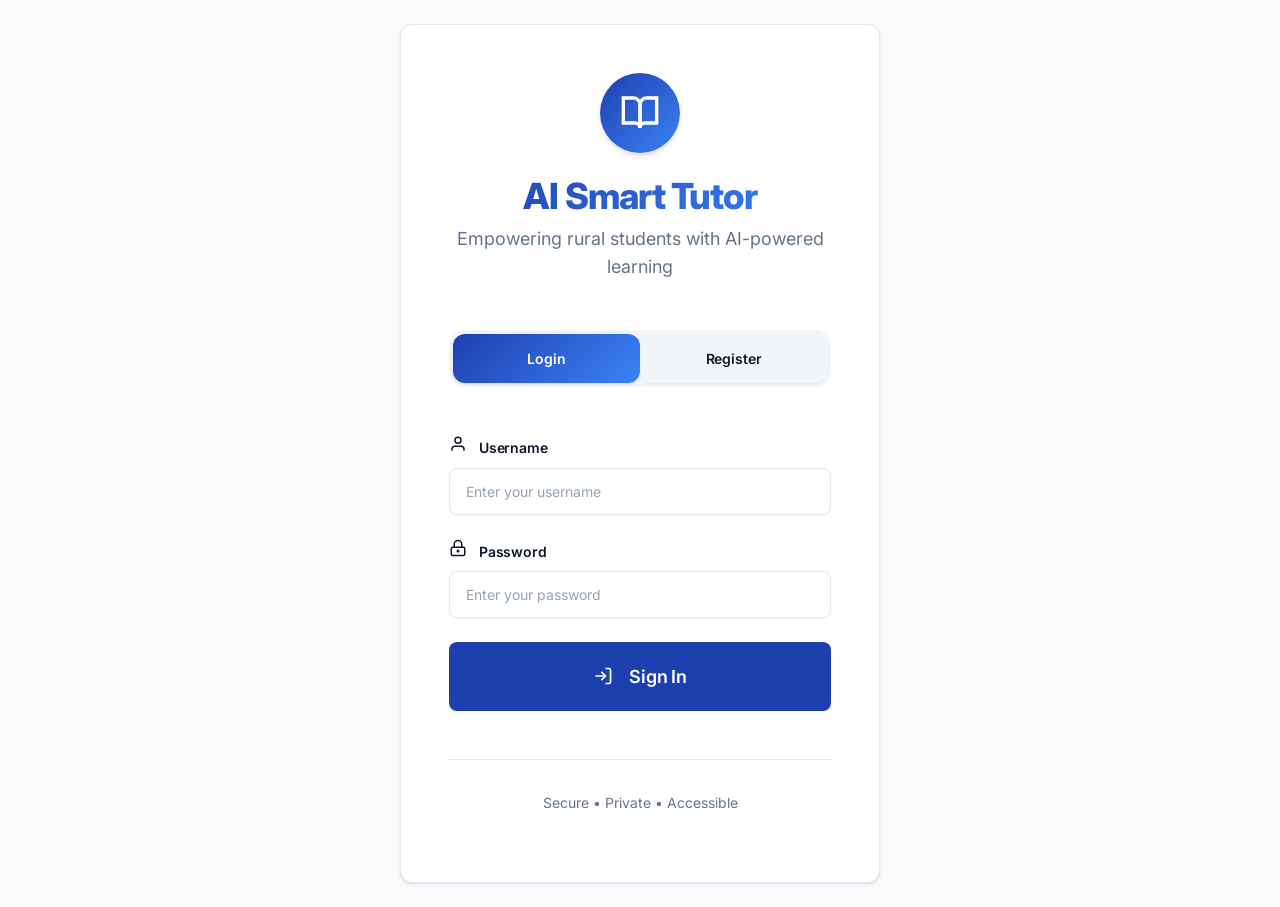
<file: public/index.html>
<!DOCTYPE html>
<html lang="en">
<head>
  <meta charset="UTF-8">
  <meta name="viewport" content="width=device-width, initial-scale=1.0">
  <title>AI Smart Tutor</title>
  <link href="https://fonts.googleapis.com/css2?family=Roboto:wght@400;700&display=swap" rel="stylesheet">
  <style>
    /* --- Body & Particle Canvas --- */
    body {
      margin: 0;
      font-family: 'Roboto', sans-serif;
      overflow: hidden;
      background: linear-gradient(135deg, #0f2027, #203a43, #2c5364);
      display: flex;
      justify-content: center;
      align-items: center;
      height: 100vh;
      position: relative;
      color: white;
    }

    canvas#particles {
      position: absolute;
      top: 0;
      left: 0;
      width: 100%;
      height: 100%;
      z-index: 0;
    }

    /* --- Landing Card --- */
    .landing {
      position: relative;
      z-index: 1;
      background: rgba(255,255,255,0.05);
      backdrop-filter: blur(20px);
      padding: 50px 60px;
      border-radius: 25px;
      text-align: center;
      max-width: 500px;
      animation: slideUp 1s ease-out;
      box-shadow: 0 0 20px rgba(106,17,203,0.4), 0 0 40px rgba(37,117,252,0.3);
      transition: box-shadow 0.3s ease-in-out;
    }

    .landing:hover {
      box-shadow: 0 0 40px rgba(106,17,203,0.6), 0 0 80px rgba(37,117,252,0.5);
    }

    @keyframes slideUp {
      0% { opacity: 0; transform: translateY(50px); }
      100% { opacity: 1; transform: translateY(0); }
    }

    /* --- Title --- */
    .title {
      font-size: 2.5rem;
      font-weight: 700;
      background: linear-gradient(90deg, #6a11cb, #2575fc);
      -webkit-background-clip: text;
      -webkit-text-fill-color: transparent;
      margin-bottom: 20px;
    }

    /* --- Subtitle --- */
    .subtitle {
      font-size: 1.1rem;
      color: #f0f0f0;
      margin-bottom: 40px;
    }

    /* --- Start Button --- */
    .start-btn {
      background: linear-gradient(90deg, #6a11cb, #2575fc);
      border: none;
      padding: 15px 35px;
      border-radius: 50px;
      color: white;
      font-size: 1rem;
      cursor: pointer;
      font-weight: 600;
      transition: all 0.3s ease;
      box-shadow: 0 0 15px rgba(106,17,203,0.4), 0 0 30px rgba(37,117,252,0.3);
    }

    .start-btn:hover {
      transform: translateY(-3px);
      box-shadow: 0 0 25px rgba(106,17,203,0.6), 0 0 50px rgba(37,117,252,0.5);
      background: linear-gradient(90deg, #2575fc, #6a11cb);
    }

    /* --- Floating AI Icon --- */
    .ai-icon {
      position: absolute;
      top: -40px;
      right: -40px;
      font-size: 4rem;
      animation: float 3s ease-in-out infinite alternate;
      z-index: 2;
      opacity: 0.8;
      filter: drop-shadow(0 0 8px #6a11cb) drop-shadow(0 0 8px #2575fc);
    }

    @keyframes float {
      0% { transform: translateY(0px) rotate(0deg); }
      50% { transform: translateY(-20px) rotate(15deg); }
      100% { transform: translateY(0px) rotate(-10deg); }
    }

    /* --- Responsive --- */
    @media (max-width: 600px) {
      .landing {
        padding: 40px 30px;
      }
      .title {
        font-size: 2rem;
      }
      .ai-icon {
        font-size: 3rem;
      }
    }
  </style>
</head>
<body>

  <!-- Particle Canvas -->
  <canvas id="particles"></canvas>

  <!-- Landing Content -->
  <div class="landing">
    <h1 class="title">🤖 AI Smart Tutor</h1>
    <p class="subtitle">Learn Faster and Smarter with Artificial Intelligence</p>
    <a href="dashboard.html">
      <button class="start-btn">Start Learning 🚀</button>
    </a>
    <div class="ai-icon">🛸</div>
  </div>

  <!-- Particle JS with interactive lines -->
  <script>
    // Check if user is logged in
    const isLoggedIn = localStorage.getItem('loggedIn') === 'true' || sessionStorage.getItem('loggedIn') === 'true';
    if (!isLoggedIn) {
      window.location.href = 'login.html';
    }

    const canvas = document.getElementById('particles');
    const ctx = canvas.getContext('2d');
    let particlesArray = [];
    let mouse = { x: null, y: null };

    canvas.width = window.innerWidth;
    canvas.height = window.innerHeight;

    window.addEventListener('mousemove', function(e){
      mouse.x = e.x;
      mouse.y = e.y;
    });

    window.addEventListener('resize', function() {
      canvas.width = window.innerWidth;
      canvas.height = window.innerHeight;
      initParticles();
    });

    class Particle {
      constructor(){
        this.x = Math.random() * canvas.width;
        this.y = Math.random() * canvas.height;
        this.size = Math.random() * 3 + 1;
        this.baseX = this.x;
        this.baseY = this.y;
        this.speed = Math.random() * 0.05 + 0.01;
        this.color = 'rgba(255,255,255,0.6)';
      }
      update(){
        if(mouse.x && mouse.y){
          let dx = mouse.x - this.x;
          let dy = mouse.y - this.y;
          let dist = Math.sqrt(dx*dx + dy*dy);
          let force = Math.min(50 / (dist*dist), 0.6);
          this.x += dx * force * this.speed;
          this.y += dy * force * this.speed;
        }
        this.x += (this.baseX - this.x) * this.speed;
        this.y += (this.baseY - this.y) * this.speed;
      }
      draw(){
        ctx.fillStyle = this.color;
        ctx.beginPath();
        ctx.arc(this.x,this.y,this.size,0,Math.PI*2);
        ctx.fill();
      }
    }

    function connectParticles(){
      let opacityValue = 0.2;
      for(let a=0; a<particlesArray.length; a++){
        for(let b=a; b<particlesArray.length; b++){
          let dx = particlesArray[a].x - particlesArray[b].x;
          let dy = particlesArray[a].y - particlesArray[b].y;
          let distance = Math.sqrt(dx*dx + dy*dy);
          if(distance < 120){
            ctx.strokeStyle = `rgba(255,255,255,${opacityValue})`;
            ctx.lineWidth = 1;
            ctx.beginPath();
            ctx.moveTo(particlesArray[a].x, particlesArray[a].y);
            ctx.lineTo(particlesArray[b].x, particlesArray[b].y);
            ctx.stroke();
            ctx.closePath();
          }
        }
      }
    }

    function initParticles(){
      particlesArray = [];
      for(let i=0;i<150;i++){
        particlesArray.push(new Particle());
      }
    }

    function animateParticles(){
      ctx.clearRect(0,0,canvas.width,canvas.height);
      particlesArray.forEach(p => {
        p.update();
        p.draw();
      });
      connectParticles();
      requestAnimationFrame(animateParticles);
    }

    initParticles();
    animateParticles();
  </script>

</body>
</html>
</file>
<file: public/css/style.css>
/* ====== PROFESSIONAL CORPORATE DESIGN SYSTEM ====== */
/* Import Professional Fonts */
@import url('https://fonts.googleapis.com/css2?family=Inter:wght@300;400;500;600;700;800;900&display=swap');

*{
  margin:0;
  padding:0;
  box-sizing:border-box;
  font-family:'Inter', -apple-system, BlinkMacSystemFont, 'Segoe UI', Roboto, Oxygen, Ubuntu, Cantarell, sans-serif;
}

:root {
  /* Light Mode - Premium Corporate Colors */
  --bg-primary: #ffffff;
  --bg-secondary: #f8fafc;
  --bg-tertiary: #f1f5f9;
  --bg-card: #ffffff;
  --bg-sidebar: linear-gradient(180deg, #1e293b 0%, #334155 100%);
  --bg-header: #ffffff;
  --bg-overlay: rgba(255, 255, 255, 0.95);
  
  /* Text Colors - High Contrast Professional */
  --text-primary: #0f172a;
  --text-secondary: #334155;
  --text-muted: #64748b;
  --text-light: #94a3b8;
  --text-inverse: #ffffff;
  --text-accent: #1e40af;
  
  /* Premium Brand Colors - Professional Blue Palette */
  --accent-primary: #1e40af;
  --accent-secondary: #3b82f6;
  --accent-tertiary: #60a5fa;
  --accent-light: #dbeafe;
  --accent-hover: #1d4ed8;
  --accent-gradient: linear-gradient(135deg, #1e40af 0%, #3b82f6 100%);
  
  /* Status Colors - Professional */
  --success-color: #059669;
  --success-bg: #ecfdf5;
  --success-border: #a7f3d0;
  --warning-color: #d97706;
  --warning-bg: #fffbeb;
  --warning-border: #fde68a;
  --error-color: #dc2626;
  --error-bg: #fef2f2;
  --error-border: #fecaca;
  --info-color: #0284c7;
  --info-bg: #f0f9ff;
  --info-border: #bae6fd;
  
  /* Borders and Dividers - Subtle */
  --border-color: #e2e8f0;
  --border-light: #f1f5f9;
  --border-strong: #cbd5e1;
  --border-accent: rgba(30, 64, 175, 0.2);
  
  /* Professional Shadow System */
  --shadow-xs: 0 1px 2px 0 rgba(0, 0, 0, 0.05);
  --shadow-sm: 0 1px 3px 0 rgba(0, 0, 0, 0.1), 0 1px 2px -1px rgba(0, 0, 0, 0.1);
  --shadow-md: 0 4px 6px -1px rgba(0, 0, 0, 0.1), 0 2px 4px -2px rgba(0, 0, 0, 0.1);
  --shadow-lg: 0 10px 15px -3px rgba(0, 0, 0, 0.1), 0 4px 6px -4px rgba(0, 0, 0, 0.1);
  --shadow-xl: 0 20px 25px -5px rgba(0, 0, 0, 0.1), 0 8px 10px -6px rgba(0, 0, 0, 0.1);
  --shadow-2xl: 0 25px 50px -12px rgba(0, 0, 0, 0.25);
  --shadow-inner: inset 0 2px 4px 0 rgba(0, 0, 0, 0.06);
  
  /* Animation Curves - Premium Feel */
  --ease-out-cubic: cubic-bezier(0.33, 1, 0.68, 1);
  --ease-in-out-cubic: cubic-bezier(0.65, 0, 0.35, 1);
  --ease-spring: cubic-bezier(0.175, 0.885, 0.32, 1.275);
  
  /* Spacing System */
  --space-xs: 0.25rem;
  --space-sm: 0.5rem;
  --space-md: 1rem;
  --space-lg: 1.5rem;
  --space-xl: 2rem;
  --space-2xl: 3rem;
  --space-3xl: 4rem;
  
  /* Border Radius System */
  --radius-sm: 0.375rem;
  --radius-md: 0.5rem;
  --radius-lg: 0.75rem;
  --radius-xl: 1rem;
  --radius-2xl: 1.5rem;
  --radius-full: 9999px;
}

[data-theme="dark"] {
  /* Dark Mode - Premium Corporate Dark Theme */
  --bg-primary: #0f172a;
  --bg-secondary: #1e293b;
  --bg-tertiary: #334155;
  --bg-card: #1e293b;
  --bg-sidebar: linear-gradient(180deg, #0f172a 0%, #1e293b 100%);
  --bg-header: #1e293b;
  --bg-overlay: rgba(15, 23, 42, 0.95);
  
  /* Text Colors - High Contrast Dark */
  --text-primary: #f8fafc;
  --text-secondary: #e2e8f0;
  --text-muted: #94a3b8;
  --text-light: #64748b;
  --text-inverse: #0f172a;
  --text-accent: #60a5fa;
  
  /* Premium Brand Colors - Dark Mode Adjusted */
  --accent-primary: #3b82f6;
  --accent-secondary: #60a5fa;
  --accent-tertiary: #93c5fd;
  --accent-light: #1e3a8a;
  --accent-hover: #2563eb;
  --accent-gradient: linear-gradient(135deg, #3b82f6 0%, #60a5fa 100%);
  
  /* Status Colors - Dark Mode */
  --success-color: #10b981;
  --success-bg: #064e3b;
  --success-border: #065f46;
  --warning-color: #f59e0b;
  --warning-bg: #78350f;
  --warning-border: #92400e;
  --error-color: #ef4444;
  --error-bg: #7f1d1d;
  --error-border: #991b1b;
  --info-color: #06b6d4;
  --info-bg: #164e63;
  --info-border: #0e7490;
  
  /* Borders and Dividers - Dark */
  --border-color: #334155;
  --border-light: #475569;
  --border-strong: #64748b;
  --border-accent: rgba(59, 130, 246, 0.3);
  
  /* Professional Shadow System - Dark Mode */
  --shadow-xs: 0 1px 2px 0 rgba(0, 0, 0, 0.4);
  --shadow-sm: 0 1px 3px 0 rgba(0, 0, 0, 0.5), 0 1px 2px -1px rgba(0, 0, 0, 0.5);
  --shadow-md: 0 4px 6px -1px rgba(0, 0, 0, 0.5), 0 2px 4px -2px rgba(0, 0, 0, 0.5);
  --shadow-lg: 0 10px 15px -3px rgba(0, 0, 0, 0.5), 0 4px 6px -4px rgba(0, 0, 0, 0.5);
  --shadow-xl: 0 20px 25px -5px rgba(0, 0, 0, 0.5), 0 8px 10px -6px rgba(0, 0, 0, 0.5);
  --shadow-2xl: 0 25px 50px -12px rgba(0, 0, 0, 0.6);
  --shadow-inner: inset 0 2px 4px 0 rgba(0, 0, 0, 0.2);
}

/* ====== PREMIUM TYPOGRAPHY SYSTEM ====== */
body{
  background: var(--bg-primary);
  min-height: 100vh;
  color: var(--text-primary);
  transition: all 0.4s var(--ease-out-cubic);
  line-height: 1.6;
  font-size: 14px;
  font-weight: 400;
  -webkit-font-smoothing: antialiased;
  -moz-osx-font-smoothing: grayscale;
  text-rendering: optimizeLegibility;
  font-feature-settings: "kern" 1, "liga" 1, "calt" 1;
}

/* Professional Heading Hierarchy */
h1 {
  font-size: 2.25rem;
  font-weight: 800;
  line-height: 1.1;
  color: var(--text-primary);
  margin-bottom: var(--space-md);
  letter-spacing: -0.025em;
  font-feature-settings: "kern" 1, "liga" 1;
}

h2 {
  font-size: 1.875rem;
  font-weight: 700;
  line-height: 1.2;
  color: var(--text-primary);
  margin-bottom: var(--space-md);
  letter-spacing: -0.025em;
}

h3 {
  font-size: 1.5rem;
  font-weight: 600;
  line-height: 1.3;
  color: var(--text-primary);
  margin-bottom: var(--space-sm);
  letter-spacing: -0.02em;
}

h4 {
  font-size: 1.25rem;
  font-weight: 600;
  line-height: 1.4;
  color: var(--text-secondary);
  margin-bottom: var(--space-sm);
  letter-spacing: -0.015em;
}

h5 {
  font-size: 1.125rem;
  font-weight: 600;
  line-height: 1.4;
  color: var(--text-secondary);
  margin-bottom: var(--space-sm);
  letter-spacing: -0.01em;
}

h6 {
  font-size: 1rem;
  font-weight: 600;
  line-height: 1.5;
  color: var(--text-secondary);
  margin-bottom: var(--space-sm);
  letter-spacing: -0.005em;
}

/* Body Text - Professional */
p {
  color: var(--text-secondary);
  line-height: 1.7;
  margin-bottom: var(--space-md);
  font-weight: 400;
  font-size: 0.875rem;
}

/* Text Size Utilities */
.text-xs {
  font-size: 0.75rem;
  line-height: 1.4;
}

.text-sm {
  font-size: 0.875rem;
  line-height: 1.5;
}

.text-base {
  font-size: 1rem;
  line-height: 1.6;
}

.text-lg {
  font-size: 1.125rem;
  line-height: 1.6;
}

.text-xl {
  font-size: 1.25rem;
  line-height: 1.5;
}

.text-2xl {
  font-size: 1.5rem;
  line-height: 1.4;
}

.text-3xl {
  font-size: 1.875rem;
  line-height: 1.3;
}

/* Text Weight Utilities */
.font-light { font-weight: 300; }
.font-normal { font-weight: 400; }
.font-medium { font-weight: 500; }
.font-semibold { font-weight: 600; }
.font-bold { font-weight: 700; }
.font-extrabold { font-weight: 800; }
.font-black { font-weight: 900; }

/* Text Color Utilities */
.text-primary { color: var(--text-primary); }
.text-secondary { color: var(--text-secondary); }
.text-muted { color: var(--text-muted); }
.text-light { color: var(--text-light); }
.text-accent { color: var(--text-accent); }
.text-inverse { color: var(--text-inverse); }

/* Professional Link Styling */
a {
  color: var(--accent-primary);
  text-decoration: none;
  transition: all 0.2s var(--ease-out-cubic);
  font-weight: 500;
}

a:hover {
  color: var(--accent-hover);
  text-decoration: underline;
  text-decoration-thickness: 2px;
  text-underline-offset: 2px;
}

/* Premium Theme Transition Animation */
body.theme-transitioning,
body.theme-transitioning * {
  transition: all 0.4s var(--ease-out-cubic) !important;
}

/* Theme Change Ripple Effect */
@keyframes themeRipple {
  0% {
    transform: scale(0);
    opacity: 1;
  }
  100% {
    transform: scale(4);
    opacity: 0;
  }
}

.theme-ripple {
  position: fixed;
  border-radius: 50%;
  background: var(--accent-gradient);
  pointer-events: none;
  z-index: 9999;
  animation: themeRipple 0.6s var(--ease-out-cubic);
}

/* ====== LANDING PAGE ====== */
.landing{
  text-align:center;
  margin-top:150px;
}

.landing h1{
  font-size:55px;
  margin-bottom:20px;
  animation:float 3s infinite;
}

.landing p{
  font-size:22px;
  margin-bottom:40px;
}

.start-btn{
  padding:16px 40px;
  font-size:18px;
  background: linear-gradient(135deg, var(--accent-primary), var(--accent-secondary));
  background-size: 200% 200%;
  animation:gradientBtn 3s ease infinite;
  color: white;
  border:none;
  border-radius:30px;
  cursor:pointer;
  transition: all 0.3s cubic-bezier(0.4, 0, 0.2, 1);
  font-weight:600;
  box-shadow: var(--shadow-medium);
}

.start-btn:hover{
  transform:scale(1.05) translateY(-2px);
  box-shadow: var(--shadow-heavy);
}

/* ====== SIDEBAR - Professional Consulting Style ====== */
.sidebar{
  position:fixed;
  width:240px;
  height:100%;
  background: var(--bg-sidebar);
  padding:30px 20px;
  color: white;
  box-shadow: var(--shadow-medium);
  border-right: 1px solid var(--border-color);
  transition: all 0.5s cubic-bezier(0.4, 0, 0.2, 1);
}

.sidebar h2{
  margin-bottom:30px;
  font-size: 1.4rem;
  font-weight: 700;
  color: white;
}

.sidebar ul{
  list-style:none;
}

.sidebar li{
  margin:8px 0;
}

.sidebar a{
  text-decoration:none;
  color: rgba(255, 255, 255, 0.9);
  font-size:15px;
  font-weight: 500;
  transition: all 0.3s cubic-bezier(0.4, 0, 0.2, 1);
  padding:12px 16px;
  border-radius:8px;
  display:block;
}

.sidebar a:hover, .sidebar a.active{
  color: white;
  background: rgba(255, 255, 255, 0.15);
  transform: translateX(4px);
}

.sidebar a.active {
  background: rgba(255, 255, 255, 0.2);
  font-weight: 600;
}

/* ====== MAIN AREA - Professional Layout ====== */
.main{
  margin-left:260px;
  padding:40px;
  color: var(--text-primary);
  transition: all 0.5s cubic-bezier(0.4, 0, 0.2, 1);
  background: var(--bg-primary);
}

.main h1{
  margin-bottom:30px;
  font-weight: 700;
  color: var(--text-primary);
}

/* ====== ENTERPRISE DASHBOARD COMPONENTS ====== */

/* User Info Section */
.user-info {
  display: flex;
  align-items: center;
  gap: var(--space-lg);
}

.avatar {
  width: 56px;
  height: 56px;
  border-radius: 50%;
  background: var(--accent-gradient);
  display: flex;
  align-items: center;
  justify-content: center;
  color: var(--text-inverse);
  font-weight: 700;
  font-size: 1.5rem;
  box-shadow: var(--shadow-md);
  position: relative;
  overflow: hidden;
}

.avatar::before {
  content: '';
  position: absolute;
  top: 0;
  left: -100%;
  width: 100%;
  height: 100%;
  background: linear-gradient(90deg, transparent, rgba(255,255,255,0.3), transparent);
  animation: shimmerEffect 3s ease-in-out infinite;
}

.user-details {
  display: flex;
  flex-direction: column;
  gap: var(--space-xs);
}

.user-name {
  font-weight: 600;
  font-size: 1.125rem;
  color: var(--text-primary);
  letter-spacing: -0.025em;
}

.user-grade {
  font-size: 0.875rem;
  color: var(--text-muted);
  font-weight: 500;
}

/* Enhanced Card System */
.card {
  background: var(--bg-card);
  border-radius: var(--radius-xl);
  padding: var(--space-xl);
  border: 1px solid var(--border-color);
  box-shadow: var(--shadow-sm);
  transition: all 0.4s var(--ease-out-cubic);
  position: relative;
  overflow: hidden;
}

.card::before {
  content: '';
  position: absolute;
  top: 0;
  left: 0;
  right: 0;
  height: 4px;
  background: var(--accent-gradient);
  transform: scaleX(0);
  transform-origin: left;
  transition: transform 0.4s var(--ease-out-cubic);
}

.card:hover::before {
  transform: scaleX(1);
}

.card-header {
  display: flex;
  align-items: center;
  gap: var(--space-md);
  margin-bottom: var(--space-lg);
}

.card-icon {
  width: 48px;
  height: 48px;
  border-radius: var(--radius-lg);
  background: var(--accent-light);
  display: flex;
  align-items: center;
  justify-content: center;
  font-size: 1.5rem;
  box-shadow: var(--shadow-xs);
  transition: all 0.3s var(--ease-out-cubic);
}

.card:hover .card-icon {
  transform: scale(1.1) rotate(5deg);
  box-shadow: var(--shadow-md);
}

.card h3 {
  font-size: 1.125rem;
  font-weight: 600;
  color: var(--text-primary);
  margin: 0;
  letter-spacing: -0.025em;
}

.card-content {
  margin-bottom: var(--space-lg);
}

.stat-value {
  font-size: 2.5rem;
  font-weight: 800;
  color: var(--accent-primary);
  line-height: 1;
  margin-bottom: var(--space-sm);
  background: var(--accent-gradient);
  -webkit-background-clip: text;
  -webkit-text-fill-color: transparent;
  background-clip: text;
}

.stat-description {
  color: var(--text-muted);
  font-size: 0.875rem;
  line-height: 1.5;
  margin: 0;
}

.card-footer {
  display: flex;
  align-items: center;
  justify-content: space-between;
}

/* Progress Indicators */
.progress-indicator {
  width: 100%;
  height: 6px;
  background: var(--bg-tertiary);
  border-radius: var(--radius-full);
  overflow: hidden;
}

.progress-bar {
  height: 100%;
  background: var(--accent-gradient);
  border-radius: var(--radius-full);
  transition: width 1s var(--ease-out-cubic);
  position: relative;
}

.progress-bar::after {
  content: '';
  position: absolute;
  top: 0;
  left: 0;
  right: 0;
  bottom: 0;
  background: linear-gradient(90deg, transparent, rgba(255,255,255,0.3), transparent);
  animation: shimmerEffect 2s ease-in-out infinite;
}

/* Trend Indicators */
.trend-indicator {
  display: flex;
  align-items: center;
  gap: var(--space-xs);
  font-size: 0.75rem;
  font-weight: 600;
  padding: var(--space-xs) var(--space-sm);
  border-radius: var(--radius-full);
}

.trend-indicator.positive {
  color: var(--success-color);
  background: var(--success-bg);
}

.trend-indicator.negative {
  color: var(--error-color);
  background: var(--error-bg);
}

.trend-arrow {
  font-size: 1rem;
}

/* Efficiency Badge */
.efficiency-badge {
  display: inline-flex;
  align-items: center;
  padding: var(--space-xs) var(--space-sm);
  background: var(--success-bg);
  color: var(--success-color);
  border-radius: var(--radius-full);
  font-size: 0.75rem;
  font-weight: 600;
  border: 1px solid var(--success-border);
}

/* Compression Visual */
.compression-visual {
  width: 100%;
}

.compression-bar {
  width: 100%;
  height: 8px;
  background: var(--bg-tertiary);
  border-radius: var(--radius-full);
  overflow: hidden;
}

.compression-fill {
  height: 100%;
  background: linear-gradient(90deg, var(--warning-color), var(--success-color));
  border-radius: var(--radius-full);
  transition: width 1s var(--ease-out-cubic);
  width: 0%;
}

/* AI Tutor Container */
.ai-tutor-container {
  background: var(--bg-card);
  border-radius: var(--radius-2xl);
  padding: var(--space-2xl);
  border: 1px solid var(--border-color);
  box-shadow: var(--shadow-lg);
  position: relative;
  overflow: hidden;
}

.ai-tutor-container::before {
  content: '';
  position: absolute;
  top: 0;
  left: 0;
  right: 0;
  height: 2px;
  background: var(--accent-gradient);
  animation: gradientFlow 3s ease-in-out infinite;
  background-size: 200% 200%;
}

.ai-tutor-header {
  display: flex;
  align-items: center;
  gap: var(--space-lg);
  margin-bottom: var(--space-2xl);
}

.ai-avatar {
  position: relative;
  width: 64px;
  height: 64px;
  border-radius: 50%;
  background: var(--accent-gradient);
  display: flex;
  align-items: center;
  justify-content: center;
  box-shadow: var(--shadow-lg);
}

.ai-avatar-inner {
  font-size: 2rem;
  animation: gentleFloat 4s ease-in-out infinite;
}

.ai-status-indicator {
  position: absolute;
  bottom: 4px;
  right: 4px;
  width: 16px;
  height: 16px;
  background: var(--success-color);
  border-radius: 50%;
  border: 3px solid var(--bg-card);
  animation: subtlePulse 2s ease-in-out infinite;
}

.ai-tutor-info h2 {
  font-size: 1.5rem;
  font-weight: 700;
  color: var(--text-primary);
  margin-bottom: var(--space-xs);
  letter-spacing: -0.025em;
}

.ai-tutor-info p {
  color: var(--text-muted);
  font-size: 1rem;
  line-height: 1.6;
}

/* AI Chat Interface */
.ai-chat-interface {
  position: relative;
}

.chat-input-section {
  margin-bottom: var(--space-xl);
}

.input-container {
  position: relative;
  background: var(--bg-secondary);
  border-radius: var(--radius-xl);
  padding: var(--space-lg);
  border: 2px solid var(--border-color);
  transition: all 0.3s var(--ease-out-cubic);
}

.input-container:focus-within {
  border-color: var(--accent-primary);
  box-shadow: 0 0 0 4px var(--accent-light);
  transform: translateY(-2px);
}

.ai-input {
  width: 100%;
  background: transparent;
  border: none;
  outline: none;
  font-size: 1rem;
  color: var(--text-primary);
  resize: none;
  font-family: inherit;
  line-height: 1.6;
}

.ai-input::placeholder {
  color: var(--text-light);
}

.input-actions {
  display: flex;
  justify-content: flex-end;
  margin-top: var(--space-md);
}

.ai-send-btn {
  display: flex;
  align-items: center;
  gap: var(--space-sm);
  padding: var(--space-md) var(--space-lg);
  background: var(--accent-gradient);
  color: var(--text-inverse);
  border: none;
  border-radius: var(--radius-lg);
  font-weight: 600;
  cursor: pointer;
  transition: all 0.3s var(--ease-out-cubic);
  box-shadow: var(--shadow-sm);
  position: relative;
  overflow: hidden;
}

.ai-send-btn::before {
  content: '';
  position: absolute;
  top: 0;
  left: -100%;
  width: 100%;
  height: 100%;
  background: linear-gradient(90deg, transparent, rgba(255,255,255,0.2), transparent);
  transition: left 0.5s var(--ease-out-cubic);
}

.ai-send-btn:hover::before {
  left: 100%;
}

/* AI Response Section */
.ai-response-section {
  background: var(--bg-secondary);
  border-radius: var(--radius-xl);
  padding: var(--space-xl);
  border: 1px solid var(--border-color);
  animation: slideInFromBottom 0.6s var(--ease-out-cubic);
}

.response-header {
  display: flex;
  align-items: center;
  gap: var(--space-md);
  margin-bottom: var(--space-lg);
}

.response-avatar {
  width: 40px;
  height: 40px;
  border-radius: 50%;
  background: var(--accent-gradient);
  display: flex;
  align-items: center;
  justify-content: center;
  font-size: 1.25rem;
  box-shadow: var(--shadow-sm);
}

.response-info h4 {
  font-size: 1.125rem;
  font-weight: 600;
  color: var(--text-primary);
  margin-bottom: var(--space-xs);
}

.response-timestamp {
  font-size: 0.75rem;
  color: var(--text-muted);
}

.response-content {
  margin-bottom: var(--space-xl);
}

.response-text {
  color: var(--text-secondary);
  font-size: 1rem;
  line-height: 1.7;
  padding: var(--space-lg);
  background: var(--bg-card);
  border-radius: var(--radius-lg);
  border-left: 4px solid var(--accent-primary);
}

/* Response Metrics */
.response-metrics {
  display: grid;
  grid-template-columns: repeat(auto-fit, minmax(120px, 1fr));
  gap: var(--space-md);
}

.metric-card {
  background: var(--bg-card);
  padding: var(--space-md);
  border-radius: var(--radius-lg);
  text-align: center;
  border: 1px solid var(--border-color);
  transition: all 0.3s var(--ease-out-cubic);
}

.metric-card:hover {
  transform: translateY(-2px);
  box-shadow: var(--shadow-md);
}

.metric-card.highlight {
  background: var(--success-bg);
  border-color: var(--success-border);
}

.metric-label {
  font-size: 0.75rem;
  color: var(--text-muted);
  font-weight: 500;
  margin-bottom: var(--space-xs);
  text-transform: uppercase;
  letter-spacing: 0.05em;
}

.metric-value {
  font-size: 1.5rem;
  font-weight: 700;
  color: var(--accent-primary);
  line-height: 1;
  margin-bottom: var(--space-xs);
}

.metric-card.highlight .metric-value {
  color: var(--success-color);
}

.metric-unit {
  font-size: 0.75rem;
  color: var(--text-light);
  font-weight: 500;
}

/* ====== ENTERPRISE LEADERBOARD COMPONENTS ====== */

/* Leaderboard Controls */
.leaderboard-controls {
  display: flex;
  align-items: center;
  gap: var(--space-lg);
}

.refresh-btn {
  display: flex;
  align-items: center;
  gap: var(--space-sm);
  padding: var(--space-md) var(--space-lg);
  background: var(--bg-card);
  color: var(--text-primary);
  border: 1px solid var(--border-color);
  border-radius: var(--radius-lg);
  font-weight: 600;
  cursor: pointer;
  transition: all 0.3s var(--ease-out-cubic);
  box-shadow: var(--shadow-xs);
}

.refresh-btn:hover {
  background: var(--accent-primary);
  color: var(--text-inverse);
  border-color: var(--accent-primary);
  transform: translateY(-2px);
  box-shadow: var(--shadow-md);
}

.refresh-btn:active {
  transform: translateY(0);
}

.refresh-btn.loading svg {
  animation: spinSlow 1s linear infinite;
}

.last-updated {
  display: flex;
  flex-direction: column;
  align-items: flex-end;
  font-size: 0.75rem;
}

.update-label {
  color: var(--text-muted);
  font-weight: 500;
}

.update-time {
  color: var(--text-primary);
  font-weight: 600;
}

/* Statistics Overview */
.stats-overview {
  display: grid;
  grid-template-columns: repeat(auto-fit, minmax(250px, 1fr));
  gap: var(--space-xl);
  margin-bottom: var(--space-2xl);
}

.stat-card {
  background: var(--bg-card);
  border-radius: var(--radius-xl);
  padding: var(--space-xl);
  border: 1px solid var(--border-color);
  box-shadow: var(--shadow-sm);
  transition: all 0.4s var(--ease-out-cubic);
  display: flex;
  align-items: center;
  gap: var(--space-lg);
  position: relative;
  overflow: hidden;
}

.stat-card::before {
  content: '';
  position: absolute;
  top: 0;
  left: 0;
  right: 0;
  height: 3px;
  background: var(--accent-gradient);
  transform: scaleX(0);
  transform-origin: left;
  transition: transform 0.4s var(--ease-out-cubic);
}

.stat-card:hover::before {
  transform: scaleX(1);
}

.stat-icon {
  width: 56px;
  height: 56px;
  border-radius: var(--radius-lg);
  background: var(--accent-light);
  display: flex;
  align-items: center;
  justify-content: center;
  font-size: 1.75rem;
  box-shadow: var(--shadow-sm);
  transition: all 0.3s var(--ease-out-cubic);
}

.stat-card:hover .stat-icon {
  transform: scale(1.1) rotate(5deg);
  box-shadow: var(--shadow-md);
}

.stat-content {
  flex: 1;
}

.stat-content h3 {
  font-size: 0.875rem;
  font-weight: 600;
  color: var(--text-muted);
  margin-bottom: var(--space-xs);
  text-transform: uppercase;
  letter-spacing: 0.05em;
}

.stat-value {
  font-size: 1.75rem;
  font-weight: 800;
  color: var(--text-primary);
  line-height: 1;
  margin-bottom: var(--space-xs);
}

.stat-change {
  font-size: 0.75rem;
  font-weight: 600;
  padding: var(--space-xs) var(--space-sm);
  border-radius: var(--radius-full);
}

.stat-change.positive {
  color: var(--success-color);
  background: var(--success-bg);
}

.stat-change.negative {
  color: var(--error-color);
  background: var(--error-bg);
}

.stat-change.neutral {
  color: var(--text-muted);
  background: var(--bg-tertiary);
}

/* Leaderboard Container */
.leaderboard-container {
  background: var(--bg-card);
  border-radius: var(--radius-2xl);
  border: 1px solid var(--border-color);
  box-shadow: var(--shadow-lg);
  overflow: hidden;
}

.leaderboard-header {
  display: flex;
  justify-content: space-between;
  align-items: center;
  padding: var(--space-xl);
  background: var(--bg-secondary);
  border-bottom: 1px solid var(--border-color);
}

.leaderboard-header h2 {
  font-size: 1.5rem;
  font-weight: 700;
  color: var(--text-primary);
  margin: 0;
}

.leaderboard-filters {
  display: flex;
  gap: var(--space-md);
}

.filter-select {
  padding: var(--space-sm) var(--space-md);
  border: 1px solid var(--border-color);
  border-radius: var(--radius-lg);
  background: var(--bg-card);
  color: var(--text-primary);
  font-size: 0.875rem;
  font-weight: 500;
  cursor: pointer;
  transition: all 0.3s var(--ease-out-cubic);
}

.filter-select:focus {
  outline: none;
  border-color: var(--accent-primary);
  box-shadow: 0 0 0 3px var(--accent-light);
}

/* Leaderboard Table */
.leaderboard-table {
  position: relative;
}

.table-header {
  display: grid;
  grid-template-columns: 80px 1fr 100px 120px 100px;
  gap: var(--space-md);
  padding: var(--space-lg) var(--space-xl);
  background: var(--accent-gradient);
  color: var(--text-inverse);
  font-weight: 600;
  font-size: 0.875rem;
  text-transform: uppercase;
  letter-spacing: 0.05em;
}

.table-content {
  max-height: 600px;
  overflow-y: auto;
}

.leaderboard-row {
  display: grid;
  grid-template-columns: 80px 1fr 100px 120px 100px;
  gap: var(--space-md);
  padding: var(--space-lg) var(--space-xl);
  border-bottom: 1px solid var(--border-color);
  transition: all 0.3s var(--ease-out-cubic);
  align-items: center;
  position: relative;
}

.leaderboard-row:hover {
  background: var(--bg-secondary);
  transform: translateX(4px);
}

.leaderboard-row:last-child {
  border-bottom: none;
}

.leaderboard-row.current-user {
  background: var(--accent-light);
  border-left: 4px solid var(--accent-primary);
  font-weight: 600;
}

.leaderboard-row.current-user::before {
  content: '';
  position: absolute;
  left: 0;
  top: 0;
  bottom: 0;
  width: 4px;
  background: var(--accent-gradient);
  animation: gradientFlow 3s ease-in-out infinite;
  background-size: 200% 200%;
}

/* Rank Display */
.rank-display {
  display: flex;
  align-items: center;
  justify-content: center;
  font-size: 1.5rem;
  font-weight: 800;
  color: var(--text-primary);
}

.rank-display.gold { color: #FFD700; }
.rank-display.silver { color: #C0C0C0; }
.rank-display.bronze { color: #CD7F32; }

/* Student Info */
.student-info {
  display: flex;
  align-items: center;
  gap: var(--space-md);
}

.student-avatar {
  width: 48px;
  height: 48px;
  border-radius: 50%;
  background: var(--accent-gradient);
  display: flex;
  align-items: center;
  justify-content: center;
  color: var(--text-inverse);
  font-weight: 700;
  font-size: 1.25rem;
  box-shadow: var(--shadow-sm);
  position: relative;
  overflow: hidden;
}

.student-avatar::before {
  content: '';
  position: absolute;
  top: 0;
  left: -100%;
  width: 100%;
  height: 100%;
  background: linear-gradient(90deg, transparent, rgba(255,255,255,0.3), transparent);
  animation: shimmerEffect 3s ease-in-out infinite;
}

.student-details {
  display: flex;
  flex-direction: column;
}

.student-name {
  font-weight: 600;
  color: var(--text-primary);
  font-size: 1rem;
  line-height: 1.2;
}

.student-subtitle {
  font-size: 0.75rem;
  color: var(--text-muted);
  font-weight: 500;
}

/* Grade Badge */
.grade-badge {
  display: inline-flex;
  align-items: center;
  padding: var(--space-xs) var(--space-sm);
  background: var(--bg-tertiary);
  color: var(--text-primary);
  border-radius: var(--radius-full);
  font-size: 0.75rem;
  font-weight: 600;
  border: 1px solid var(--border-color);
}

/* Score Display */
.score-display {
  font-size: 1.5rem;
  font-weight: 800;
  color: var(--accent-primary);
  text-align: center;
}

/* Trend Indicator */
.trend-display {
  display: flex;
  align-items: center;
  justify-content: center;
  gap: var(--space-xs);
  font-size: 0.75rem;
  font-weight: 600;
}

.trend-up {
  color: var(--success-color);
}

.trend-down {
  color: var(--error-color);
}

.trend-neutral {
  color: var(--text-muted);
}

/* Loading States */
.loading-state {
  display: flex;
  align-items: center;
  justify-content: center;
  padding: var(--space-3xl);
  flex-direction: column;
  gap: var(--space-lg);
}

/* Achievement Section */
.achievements-section {
  background: var(--bg-card);
  border-radius: var(--radius-2xl);
  padding: var(--space-2xl);
  border: 1px solid var(--border-color);
  box-shadow: var(--shadow-sm);
}

.achievements-section h2 {
  font-size: 1.5rem;
  font-weight: 700;
  color: var(--text-primary);
  margin-bottom: var(--space-xl);
  text-align: center;
}

.achievement-cards {
  display: grid;
  grid-template-columns: repeat(auto-fit, minmax(250px, 1fr));
  gap: var(--space-lg);
}

.achievement-card {
  display: flex;
  align-items: center;
  gap: var(--space-md);
  padding: var(--space-lg);
  background: var(--bg-secondary);
  border-radius: var(--radius-lg);
  border: 1px solid var(--border-color);
  transition: all 0.3s var(--ease-out-cubic);
}

.achievement-card:hover {
  transform: translateY(-4px);
  box-shadow: var(--shadow-lg);
  border-color: var(--accent-primary);
}

.achievement-icon {
  width: 48px;
  height: 48px;
  border-radius: var(--radius-lg);
  background: var(--accent-light);
  display: flex;
  align-items: center;
  justify-content: center;
  font-size: 1.5rem;
  box-shadow: var(--shadow-xs);
}

.achievement-content h4 {
  font-size: 1rem;
  font-weight: 600;
  color: var(--text-primary);
  margin-bottom: var(--space-xs);
}

.achievement-content p {
  font-size: 0.875rem;
  color: var(--text-muted);
  line-height: 1.4;
  margin: 0;
}

/* Responsive Design */
@media (max-width: 768px) {
  .leaderboard-controls {
    flex-direction: column;
    align-items: stretch;
    gap: var(--space-md);
  }
  
  .last-updated {
    align-items: center;
    text-align: center;
  }
  
  .table-header,
  .leaderboard-row {
    grid-template-columns: 60px 1fr 80px;
    gap: var(--space-sm);
  }
  
  .grade-col,
  .trend-col {
    display: none;
  }
  
  .stats-overview {
    grid-template-columns: repeat(2, 1fr);
    gap: var(--space-lg);
  }
  
  .achievement-cards {
    grid-template-columns: 1fr;
  }
}

@media (max-width: 480px) {
  .stats-overview {
    grid-template-columns: 1fr;
  }
  
  .stat-card {
    flex-direction: column;
    text-align: center;
    gap: var(--space-md);
  }
}
button{
  display: inline-flex;
  align-items: center;
  justify-content: center;
  gap: var(--space-sm);
  padding: var(--space-md) var(--space-lg);
  border: none;
  border-radius: var(--radius-lg);
  background: var(--accent-gradient);
  color: var(--text-inverse);
  cursor: pointer;
  transition: all 0.3s var(--ease-out-cubic);
  font-weight: 600;
  font-size: 0.875rem;
  box-shadow: var(--shadow-sm);
  font-family: inherit;
  letter-spacing: -0.01em;
  position: relative;
  overflow: hidden;
}

button::before {
  content: '';
  position: absolute;
  top: 0;
  left: -100%;
  width: 100%;
  height: 100%;
  background: linear-gradient(90deg, transparent, rgba(255,255,255,0.2), transparent);
  transition: left 0.5s var(--ease-out-cubic);
}

button:hover::before {
  left: 100%;
}

button:hover{
  transform: translateY(-2px) scale(1.02);
  box-shadow: var(--shadow-lg);
}

button:active {
  transform: translateY(0) scale(0.98);
  box-shadow: var(--shadow-sm);
}

button:disabled {
  opacity: 0.5;
  cursor: not-allowed;
  transform: none;
  box-shadow: var(--shadow-xs);
}

button:disabled::before {
  display: none;
}

/* Button Variants */
.btn-secondary {
  background: var(--bg-tertiary);
  color: var(--text-primary);
  border: 1px solid var(--border-color);
}

.btn-secondary:hover {
  background: var(--border-light);
  border-color: var(--border-strong);
}

.btn-outline {
  background: transparent;
  color: var(--accent-primary);
  border: 2px solid var(--accent-primary);
}

.btn-outline:hover {
  background: var(--accent-primary);
  color: var(--text-inverse);
}

.btn-ghost {
  background: transparent;
  color: var(--text-secondary);
  box-shadow: none;
}

.btn-ghost:hover {
  background: var(--bg-tertiary);
  color: var(--text-primary);
  box-shadow: var(--shadow-sm);
}

/* Premium Form Elements */
input, textarea, select {
  background: var(--bg-card);
  color: var(--text-primary);
  border: 1px solid var(--border-color);
  transition: all 0.3s var(--ease-out-cubic);
  padding: var(--space-md) var(--space-lg);
  border-radius: var(--radius-lg);
  font-family: inherit;
  font-size: 0.875rem;
  line-height: 1.5;
  width: 100%;
  box-shadow: var(--shadow-xs);
}

input:focus, textarea:focus, select:focus {
  border-color: var(--accent-primary);
  box-shadow: 0 0 0 3px var(--accent-light);
  outline: none;
  transform: translateY(-1px);
}

input::placeholder, textarea::placeholder {
  color: var(--text-light);
  font-weight: 400;
}

/* Form Labels */
label {
  display: block;
  margin-bottom: var(--space-sm);
  font-weight: 600;
  color: var(--text-primary);
  font-size: 0.875rem;
  letter-spacing: -0.01em;
}

/* Form Groups */
.form-group {
  margin-bottom: var(--space-lg);
}

.form-group.required label::after {
  content: ' *';
  color: var(--error-color);
  font-weight: 700;
}

/* ====== CHAT BOX ====== */
.chat-container{
  width:500px;
  margin:auto;
}

#chatbox{
  background: var(--bg-card);
  backdrop-filter: blur(20px);
  height:350px;
  overflow-y:auto;
  padding:15px;
  border-radius:15px;
  color: var(--text-primary);
  margin-bottom:10px;
  border: 1px solid var(--border-color);
  transition: all 0.5s cubic-bezier(0.4, 0, 0.2, 1);
}

.message{
  display:flex;
  align-items:flex-start;
  padding:10px;
  margin:10px 0;
  border-radius:15px;
}

.message.ai{
  background: rgba(159, 122, 234, 0.1);
  border-left: 3px solid var(--accent-primary);
  color: var(--text-primary);
}

.message.user{
  background: linear-gradient(135deg, var(--accent-primary), var(--accent-secondary));
  color: white;
  margin-left:auto;
  border-right: 3px solid var(--accent-primary);
}

.avatar{
  width:35px;
  height:35px;
  border-radius:50%;
  margin-right:10px;
}

/* ====== PROGRESS BAR ====== */
.progress-bar{
  width:400px;
  height:25px;
  background:#ddd;
  border-radius:20px;
  overflow:hidden;
}

.progress{
  width:70%;
  height:100%;
  background:linear-gradient(90deg, var(--accent-primary), var(--accent-secondary));
  transition: width 1s ease;
  box-shadow: 0 0 20px rgba(159, 122, 234, 0.3);
}

/* ====== QUIZ & NOTES ====== */
#quiz{
  background: var(--bg-card);
  backdrop-filter: blur(20px);
  padding:30px;
  border-radius:15px;
  width:400px;
  box-shadow: var(--shadow-medium);
  border: 1px solid var(--border-color);
  transition: all 0.5s cubic-bezier(0.4, 0, 0.2, 1);
}

textarea{
  width:400px;
  height:150px;
  padding:10px;
  border-radius:10px;
  border:none;
  margin:10px 0;
}

/* ====== ANSWER BOX ====== */
#answer{
  margin-top:20px;
  padding:15px;
  background: var(--bg-card);
  backdrop-filter: blur(20px);
  border-radius:15px;
  width:400px;
  color: var(--text-primary);
  border: 1px solid var(--border-color);
  transition: all 0.5s cubic-bezier(0.4, 0, 0.2, 1);
}

/* ====== CHARTS ====== */
canvas{
  background: rgba(255,255,255,0.15);
  backdrop-filter: blur(12px);
  border-radius:15px;
  padding:20px;
  margin-top:40px;
}

/* ====== PREMIUM ANIMATIONS & EFFECTS ====== */
@keyframes fadeIn{
  from{
    opacity: 0; 
    transform: translateY(20px);
  }
  to{
    opacity: 1; 
    transform: translateY(0);
  }
}

@keyframes slideInFromLeft{
  from{
    opacity: 0;
    transform: translateX(-30px);
  }
  to{
    opacity: 1;
    transform: translateX(0);
  }
}

@keyframes slideInFromRight{
  from{
    opacity: 0;
    transform: translateX(30px);
  }
  to{
    opacity: 1;
    transform: translateX(0);
  }
}

@keyframes float{
  0%, 100%{
    transform: translateY(0);
  }
  50%{
    transform: translateY(-10px);
  }
}

@keyframes pulse{
  0%, 100%{
    transform: scale(1);
    opacity: 1;
  }
  50%{
    transform: scale(1.05);
    opacity: 0.8;
  }
}

@keyframes shimmer{
  0%{
    background-position: -200% 0;
  }
  100%{
    background-position: 200% 0;
  }
}

@keyframes gradientShift{
  0%{
    background-position: 0% 50%;
  }
  50%{
    background-position: 100% 50%;
  }
  100%{
    background-position: 0% 50%;
  }
}

@keyframes bounceIn{
  0%{
    opacity: 0;
    transform: scale(0.3);
  }
  50%{
    opacity: 1;
    transform: scale(1.05);
  }
  70%{
    transform: scale(0.9);
  }
  100%{
    opacity: 1;
    transform: scale(1);
  }
}

@keyframes slideUp{
  from{
    opacity: 0;
    transform: translateY(30px);
  }
  to{
    opacity: 1;
    transform: translateY(0);
  }
}

/* ====== ENTERPRISE ANIMATION CLASSES ====== */

/* Page Transition Classes */
.page-enter {
  animation: pageEnter 0.6s var(--ease-out-cubic);
}

.page-exit {
  animation: pageExit 0.4s var(--ease-out-cubic);
}

/* Content Animation Classes */
.animate-fade-in {
  animation: fadeIn 0.8s var(--ease-out-cubic);
}

.animate-slide-in-left {
  animation: slideInFromLeft 0.7s var(--ease-out-cubic);
}

.animate-slide-in-right {
  animation: slideInFromRight 0.7s var(--ease-out-cubic);
}

.animate-slide-in-top {
  animation: slideInFromTop 0.7s var(--ease-out-cubic);
}

.animate-slide-in-bottom {
  animation: slideInFromBottom 0.7s var(--ease-out-cubic);
}

.animate-float {
  animation: gentleFloat 4s ease-in-out infinite;
}

.animate-pulse {
  animation: subtlePulse 3s ease-in-out infinite;
}

.animate-bounce-in {
  animation: bounceInDelicate 0.8s var(--ease-spring);
}

.animate-reveal {
  animation: revealContent 0.9s var(--ease-out-cubic);
}

/* Staggered Animations */
.stagger-children > * {
  animation: staggerFadeIn 0.6s var(--ease-out-cubic);
}

.stagger-children > *:nth-child(1) { animation-delay: 0.1s; }
.stagger-children > *:nth-child(2) { animation-delay: 0.2s; }
.stagger-children > *:nth-child(3) { animation-delay: 0.3s; }
.stagger-children > *:nth-child(4) { animation-delay: 0.4s; }
.stagger-children > *:nth-child(5) { animation-delay: 0.5s; }
.stagger-children > *:nth-child(6) { animation-delay: 0.6s; }

/* Professional Hover Effects */
.hover-lift {
  transition: all 0.4s var(--ease-out-cubic);
}

.hover-lift:hover {
  transform: translateY(-6px) scale(1.02);
  box-shadow: var(--shadow-2xl);
}

.hover-scale {
  transition: transform 0.3s var(--ease-out-cubic);
}

.hover-scale:hover {
  transform: scale(1.05);
}

.hover-glow {
  transition: all 0.3s var(--ease-out-cubic);
}

.hover-glow:hover {
  box-shadow: 0 0 30px var(--accent-light);
  border-color: var(--accent-primary);
}

.hover-shimmer {
  position: relative;
  overflow: hidden;
}

.hover-shimmer::before {
  content: '';
  position: absolute;
  top: 0;
  left: -100%;
  width: 100%;
  height: 100%;
  background: linear-gradient(90deg, transparent, rgba(255,255,255,0.2), transparent);
  transition: left 0.5s var(--ease-out-cubic);
}

.hover-shimmer:hover::before {
  left: 100%;
}

/* Loading States */
.loading-skeleton {
  background: linear-gradient(90deg, var(--bg-tertiary) 25%, var(--bg-secondary) 50%, var(--bg-tertiary) 75%);
  background-size: 200% 100%;
  animation: skeletonLoading 1.5s infinite;
}

.loading-spinner {
  animation: spinSlow 1s linear infinite;
}

/* Interactive States */
.interactive {
  transition: all 0.2s var(--ease-out-cubic);
  cursor: pointer;
}

.interactive:hover {
  transform: translateY(-2px);
}

.interactive:active {
  animation: buttonPress 0.1s var(--ease-out-cubic);
}

/* Theme Transition Enhancement */
.theme-transitioning {
  animation: themeTransition 0.5s var(--ease-out-cubic);
}

/* Sidebar Animation Classes */
.sidebar-enter {
  animation: sidebarSlideIn 0.4s var(--ease-out-cubic);
}

.sidebar-exit {
  animation: sidebarSlideOut 0.3s var(--ease-out-cubic);
}

/* ====== RESPONSIVE ====== */
@media(max-width:768px){

  .sidebar{
    position:relative;
    width:100%;
    height:auto;
  }

  .main{
    margin-left:0;
    padding:20px;
  }

  .cards{
    grid-template-columns:1fr;
  }

  .chat-container{
    width:90%;
  }

  input, textarea, .progress-bar, canvas{
    width:90%;
  }
}

.dark-mode-toggle {
  position:fixed;
  top:15px;
  right:20px;
  background: linear-gradient(135deg, #d4af37, #f4e5a1);
  border:none;
  border-radius:25px;
  color:#1a1a2e;
  padding:10px 20px;
  cursor:pointer;
  z-index:1000;
  font-weight:600;
  box-shadow: 0 4px 15px rgba(212, 175, 55, 0.3);
}

/* ====== ENTERPRISE SIDEBAR - ADVANCED CORPORATE DESIGN ====== */
.sidebar{
  position: fixed;
  width: 280px;
  height: 100%;
  background: var(--bg-sidebar);
  padding: var(--space-2xl) var(--space-lg);
  color: var(--text-inverse);
  box-shadow: var(--shadow-2xl);
  border-right: 1px solid var(--border-accent);
  transition: all 0.4s var(--ease-out-cubic);
  overflow-y: auto;
  backdrop-filter: blur(20px);
  -webkit-backdrop-filter: blur(20px);
  z-index: 100;
}

.sidebar::before {
  content: '';
  position: absolute;
  top: 0;
  left: 0;
  right: 0;
  bottom: 0;
  background: linear-gradient(135deg, rgba(255,255,255,0.1) 0%, rgba(255,255,255,0.05) 100%);
  pointer-events: none;
}

.sidebar::after {
  content: '';
  position: absolute;
  top: 0;
  right: 0;
  width: 1px;
  height: 100%;
  background: linear-gradient(180deg, transparent 0%, var(--accent-primary) 50%, transparent 100%);
  opacity: 0.3;
}

/* Sidebar Header */
.sidebar h2{
  margin-bottom: var(--space-2xl);
  font-size: 1.5rem;
  font-weight: 800;
  color: var(--text-inverse);
  letter-spacing: -0.025em;
  position: relative;
  z-index: 1;
  display: flex;
  align-items: center;
  gap: var(--space-md);
}

.sidebar h2::after {
  content: '';
  position: absolute;
  bottom: -12px;
  left: 0;
  width: 60px;
  height: 3px;
  background: var(--accent-gradient);
  border-radius: var(--radius-full);
  animation: gradientFlow 3s ease-in-out infinite;
  background-size: 200% 200%;
}

/* Navigation List */
.sidebar ul{
  list-style: none;
  position: relative;
  z-index: 1;
}

.sidebar li{
  margin-bottom: var(--space-xs);
  position: relative;
}

/* Navigation Links - Enhanced */
.sidebar a{
  text-decoration: none;
  color: rgba(255, 255, 255, 0.8);
  font-size: 15px;
  font-weight: 500;
  transition: all 0.3s var(--ease-out-cubic);
  padding: var(--space-md) var(--space-lg);
  border-radius: var(--radius-lg);
  display: flex;
  align-items: center;
  gap: var(--space-md);
  letter-spacing: -0.01em;
  position: relative;
  overflow: hidden;
}

/* Link Icons */
.sidebar a::before {
  content: '';
  width: 6px;
  height: 6px;
  border-radius: 50%;
  background: rgba(255, 255, 255, 0.4);
  transition: all 0.3s var(--ease-out-cubic);
  flex-shrink: 0;
}

/* Hover Shimmer Effect */
.sidebar a::after {
  content: '';
  position: absolute;
  top: 0;
  left: -100%;
  width: 100%;
  height: 100%;
  background: linear-gradient(90deg, transparent, rgba(255,255,255,0.1), transparent);
  transition: left 0.6s var(--ease-out-cubic);
}

.sidebar a:hover::after {
  left: 100%;
}

/* Link Hover States */
.sidebar a:hover{
  color: var(--text-inverse);
  background: rgba(255, 255, 255, 0.15);
  transform: translateX(8px) scale(1.02);
  box-shadow: var(--shadow-md);
}

.sidebar a:hover::before {
  background: var(--text-inverse);
  transform: scale(1.5);
  box-shadow: 0 0 10px rgba(255, 255, 255, 0.5);
}

/* Active Link State */
.sidebar a.active {
  background: rgba(255, 255, 255, 0.2);
  color: var(--text-inverse);
  font-weight: 600;
  box-shadow: var(--shadow-lg);
  border-left: 4px solid rgba(255, 255, 255, 0.8);
  transform: translateX(4px);
}

.sidebar a.active::before {
  background: var(--text-inverse);
  transform: scale(1.2);
  box-shadow: 0 0 8px rgba(255, 255, 255, 0.6);
}

.sidebar a.active::after {
  background: linear-gradient(90deg, transparent, rgba(255,255,255,0.2), transparent);
  left: 0;
  animation: shimmerEffect 2s ease-in-out infinite;
}

/* Logout Button Enhancement */
.logout-btn {
  color: #ef4444 !important;
  margin-top: var(--space-xl);
  border: 1px solid rgba(239, 68, 68, 0.3);
  position: relative;
}

.logout-btn::before {
  background: #ef4444 !important;
}

.logout-btn:hover {
  background: rgba(239, 68, 68, 0.1) !important;
  color: #ef4444 !important;
  border-color: rgba(239, 68, 68, 0.5);
  transform: translateX(8px) scale(1.02);
}

.logout-btn:hover::before {
  background: #ef4444 !important;
  box-shadow: 0 0 10px rgba(239, 68, 68, 0.5);
}

/* Mobile Sidebar Enhancements */
@media(max-width: 768px){
  .sidebar{
    transform: translateX(-100%);
    transition: transform 0.4s var(--ease-out-cubic);
  }
  
  .sidebar.open{
    transform: translateX(0);
    animation: sidebarSlideIn 0.4s var(--ease-out-cubic);
  }
  
  .sidebar.closing{
    animation: sidebarSlideOut 0.3s var(--ease-out-cubic);
  }
}

/* Sidebar Collapse Animation */
.sidebar.collapsed {
  width: 80px;
}

.sidebar.collapsed h2 {
  opacity: 0;
  transform: translateX(-20px);
}

.sidebar.collapsed a {
  justify-content: center;
  padding: var(--space-md);
}

.sidebar.collapsed a span {
  opacity: 0;
  transform: translateX(-10px);
}

/* Navigation Breadcrumb */
.nav-breadcrumb {
  position: absolute;
  top: var(--space-lg);
  right: var(--space-lg);
  background: rgba(255, 255, 255, 0.1);
  padding: var(--space-sm) var(--space-md);
  border-radius: var(--radius-full);
  font-size: 0.75rem;
  color: rgba(255, 255, 255, 0.7);
  backdrop-filter: blur(10px);
}
/* ====== ENTERPRISE MAIN CONTENT AREA ====== */
.main{
  margin-left: 300px;
  padding: var(--space-2xl);
  color: var(--text-primary);
  transition: all 0.4s var(--ease-out-cubic);
  background: var(--bg-secondary);
  min-height: 100vh;
  position: relative;
  overflow-x: hidden;
}

/* Animated Background Pattern */
.main::before {
  content: '';
  position: absolute;
  top: 0;
  left: 0;
  right: 0;
  bottom: 0;
  background: 
    radial-gradient(circle at 20% 80%, rgba(30, 64, 175, 0.03) 0%, transparent 50%),
    radial-gradient(circle at 80% 20%, rgba(59, 130, 246, 0.03) 0%, transparent 50%),
    radial-gradient(circle at 40% 40%, rgba(30, 64, 175, 0.02) 0%, transparent 50%);
  pointer-events: none;
  z-index: 0;
  animation: gradientFlow 20s ease-in-out infinite;
  background-size: 400% 400%;
}

.main > * {
  position: relative;
  z-index: 1;
}

/* Page Header Enhancement */
.main h1{
  margin-bottom: var(--space-xl);
  font-weight: 800;
  color: var(--text-primary);
  font-size: 2.25rem;
  letter-spacing: -0.025em;
  background: var(--accent-gradient);
  -webkit-background-clip: text;
  -webkit-text-fill-color: transparent;
  background-clip: text;
  position: relative;
  display: inline-block;
}

.main h1::after {
  content: '';
  position: absolute;
  bottom: -8px;
  left: 0;
  width: 60px;
  height: 4px;
  background: var(--accent-gradient);
  border-radius: var(--radius-full);
  animation: gradientFlow 3s ease-in-out infinite;
  background-size: 200% 200%;
}

/* Page Transition Container */
.page-container {
  animation: pageEnter 0.6s var(--ease-out-cubic);
  transform-origin: center top;
}

.page-container.exiting {
  animation: pageExit 0.4s var(--ease-out-cubic);
}

/* Content Sections */
.content-section {
  margin-bottom: var(--space-2xl);
  animation: fadeIn 0.8s var(--ease-out-cubic);
}

.content-section:nth-child(1) { animation-delay: 0.1s; }
.content-section:nth-child(2) { animation-delay: 0.2s; }
.content-section:nth-child(3) { animation-delay: 0.3s; }
.content-section:nth-child(4) { animation-delay: 0.4s; }

/* Enhanced Header Component */
.page-header {
  display: flex;
  justify-content: space-between;
  align-items: flex-start;
  margin-bottom: var(--space-2xl);
  padding-bottom: var(--space-lg);
  border-bottom: 1px solid var(--border-color);
  position: relative;
}

.page-header::after {
  content: '';
  position: absolute;
  bottom: -1px;
  left: 0;
  width: 100px;
  height: 2px;
  background: var(--accent-gradient);
  border-radius: var(--radius-full);
}

.page-title-section h1 {
  margin-bottom: var(--space-sm);
}

.page-subtitle {
  color: var(--text-muted);
  font-size: 1.125rem;
  font-weight: 400;
  line-height: 1.6;
}

/* Breadcrumb Navigation */
.breadcrumb {
  display: flex;
  align-items: center;
  gap: var(--space-sm);
  margin-bottom: var(--space-lg);
  font-size: 0.875rem;
  color: var(--text-muted);
}

.breadcrumb a {
  color: var(--accent-primary);
  text-decoration: none;
  transition: color 0.2s var(--ease-out-cubic);
}

.breadcrumb a:hover {
  color: var(--accent-hover);
}

.breadcrumb-separator {
  color: var(--text-light);
  font-size: 0.75rem;
}

/* Loading States */
.content-loading {
  display: flex;
  align-items: center;
  justify-content: center;
  min-height: 200px;
  flex-direction: column;
  gap: var(--space-lg);
}

.loading-spinner-large {
  width: 48px;
  height: 48px;
  border: 4px solid var(--border-color);
  border-top: 4px solid var(--accent-primary);
  border-radius: 50%;
  animation: spinSlow 1s linear infinite;
}

.loading-text {
  color: var(--text-muted);
  font-size: 1rem;
  font-weight: 500;
}

/* Error States */
.error-state {
  display: flex;
  align-items: center;
  justify-content: center;
  min-height: 200px;
  flex-direction: column;
  gap: var(--space-lg);
  text-align: center;
}

.error-icon {
  width: 64px;
  height: 64px;
  color: var(--error-color);
  opacity: 0.7;
}

.error-title {
  font-size: 1.25rem;
  font-weight: 600;
  color: var(--text-primary);
  margin-bottom: var(--space-sm);
}

.error-message {
  color: var(--text-muted);
  max-width: 400px;
  line-height: 1.6;
}

/* Empty States */
.empty-state {
  display: flex;
  align-items: center;
  justify-content: center;
  min-height: 300px;
  flex-direction: column;
  gap: var(--space-lg);
  text-align: center;
}

.empty-icon {
  width: 80px;
  height: 80px;
  color: var(--text-light);
  opacity: 0.6;
}

.empty-title {
  font-size: 1.5rem;
  font-weight: 600;
  color: var(--text-primary);
  margin-bottom: var(--space-sm);
}

.empty-message {
  color: var(--text-muted);
  max-width: 500px;
  line-height: 1.6;
  font-size: 1rem;
}

/* ====== PROFESSIONAL CARDS ====== */
.cards{
  display: grid;
  grid-template-columns: repeat(auto-fit, minmax(320px, 1fr));
  gap: 24px;
}

.card{
  background: var(--bg-card);
  color: var(--text-primary);
  padding: 32px;
  border-radius: 12px;
  box-shadow: var(--shadow-sm);
  border: 1px solid var(--border-color);
  transition: all 0.2s cubic-bezier(0.4, 0, 0.2, 1);
}

.card:hover{
  transform: translateY(-2px);
  box-shadow: var(--shadow-lg);
  border-color: var(--border-strong);
}

.card h3{
  margin-bottom: 12px;
  color: var(--text-primary);
  font-weight: 600;
  font-size: 1.125rem;
  letter-spacing: -0.025em;
}

.card p{
  margin-bottom: 20px;
  color: var(--text-secondary);
  line-height: 1.6;
  font-size: 14px;
}

.card a{
  display: inline-flex;
  align-items: center;
  padding: 10px 20px;
  background: var(--accent-primary);
  color: var(--text-inverse);
  border-radius: 8px;
  text-decoration: none;
  font-weight: 600;
  font-size: 14px;
  transition: all 0.2s cubic-bezier(0.4, 0, 0.2, 1);
  letter-spacing: -0.01em;
}

.card a:hover{
  background: var(--accent-hover);
  transform: translateY(-1px);
  box-shadow: var(--shadow-sm);
}

/* ====== PROFESSIONAL BUTTONS ====== */
button{
  display: inline-flex;
  align-items: center;
  justify-content: center;
  padding: 12px 24px;
  border: none;
  border-radius: 8px;
  background: var(--accent-primary);
  color: var(--text-inverse);
  cursor: pointer;
  transition: all 0.2s cubic-bezier(0.4, 0, 0.2, 1);
  font-weight: 600;
  font-size: 14px;
  box-shadow: var(--shadow-xs);
  font-family: inherit;
  letter-spacing: -0.01em;
}

button:hover{
  background: var(--accent-hover);
  transform: translateY(-1px);
  box-shadow: var(--shadow-sm);
}

button:active {
  transform: translateY(0);
  box-shadow: var(--shadow-xs);
}

button:disabled {
  opacity: 0.5;
  cursor: not-allowed;
  transform: none;
  box-shadow: none;
}

/* Button Variants */
.btn-secondary {
  background: var(--bg-tertiary);
  color: var(--text-primary);
  border: 1px solid var(--border-color);
}

.btn-secondary:hover {
  background: var(--border-light);
  border-color: var(--border-strong);
}

/* ====== PROFESSIONAL FORM ELEMENTS ====== */
input, textarea, select {
  background: var(--bg-card);
  color: var(--text-primary);
  border: 1px solid var(--border-color);
  transition: all 0.2s cubic-bezier(0.4, 0, 0.2, 1);
  padding: 12px 16px;
  border-radius: 8px;
  font-family: inherit;
  font-size: 14px;
  line-height: 1.5;
}

input:focus, textarea:focus, select:focus {
  border-color: var(--accent-primary);
  box-shadow: 0 0 0 3px var(--accent-light);
  outline: none;
}

input::placeholder, textarea::placeholder {
  color: var(--text-light);
}

label {
  display: block;
  margin-bottom: 8px;
  font-weight: 600;
  color: var(--text-primary);
  font-size: 14px;
  letter-spacing: -0.01em;
}

/* ====== PREMIUM SCROLLBAR ====== */
::-webkit-scrollbar {
  width: 8px;
  height: 8px;
}

::-webkit-scrollbar-track {
  background: var(--bg-tertiary);
  border-radius: var(--radius-full);
}

::-webkit-scrollbar-thumb {
  background: var(--border-strong);
  border-radius: var(--radius-full);
  transition: background 0.3s var(--ease-out-cubic);
}

::-webkit-scrollbar-thumb:hover {
  background: var(--text-muted);
}

::-webkit-scrollbar-corner {
  background: var(--bg-tertiary);
}

/* Firefox Scrollbar */
* {
  scrollbar-width: thin;
  scrollbar-color: var(--border-strong) var(--bg-tertiary);
}

/* ====== PREMIUM UTILITY CLASSES ====== */
/* Text Alignment */
.text-center { text-align: center; }
.text-left { text-align: left; }
.text-right { text-align: right; }
.text-justify { text-align: justify; }

/* Spacing Utilities */
.m-0 { margin: 0; }
.m-1 { margin: var(--space-xs); }
.m-2 { margin: var(--space-sm); }
.m-3 { margin: var(--space-md); }
.m-4 { margin: var(--space-lg); }
.m-5 { margin: var(--space-xl); }
.m-6 { margin: var(--space-2xl); }

.mt-0 { margin-top: 0; }
.mt-1 { margin-top: var(--space-xs); }
.mt-2 { margin-top: var(--space-sm); }
.mt-3 { margin-top: var(--space-md); }
.mt-4 { margin-top: var(--space-lg); }
.mt-5 { margin-top: var(--space-xl); }
.mt-6 { margin-top: var(--space-2xl); }

.mb-0 { margin-bottom: 0; }
.mb-1 { margin-bottom: var(--space-xs); }
.mb-2 { margin-bottom: var(--space-sm); }
.mb-3 { margin-bottom: var(--space-md); }
.mb-4 { margin-bottom: var(--space-lg); }
.mb-5 { margin-bottom: var(--space-xl); }
.mb-6 { margin-bottom: var(--space-2xl); }

.p-0 { padding: 0; }
.p-1 { padding: var(--space-xs); }
.p-2 { padding: var(--space-sm); }
.p-3 { padding: var(--space-md); }
.p-4 { padding: var(--space-lg); }
.p-5 { padding: var(--space-xl); }
.p-6 { padding: var(--space-2xl); }

/* Border Radius */
.rounded-none { border-radius: 0; }
.rounded-sm { border-radius: var(--radius-sm); }
.rounded { border-radius: var(--radius-md); }
.rounded-lg { border-radius: var(--radius-lg); }
.rounded-xl { border-radius: var(--radius-xl); }
.rounded-2xl { border-radius: var(--radius-2xl); }
.rounded-full { border-radius: var(--radius-full); }

/* Shadow Utilities */
.shadow-none { box-shadow: none; }
.shadow-xs { box-shadow: var(--shadow-xs); }
.shadow-sm { box-shadow: var(--shadow-sm); }
.shadow-md { box-shadow: var(--shadow-md); }
.shadow-lg { box-shadow: var(--shadow-lg); }
.shadow-xl { box-shadow: var(--shadow-xl); }
.shadow-2xl { box-shadow: var(--shadow-2xl); }
.shadow-inner { box-shadow: var(--shadow-inner); }

/* Background Utilities */
.bg-primary { background: var(--bg-primary); }
.bg-secondary { background: var(--bg-secondary); }
.bg-tertiary { background: var(--bg-tertiary); }
.bg-card { background: var(--bg-card); }
.bg-gradient { background: var(--accent-gradient); }

/* Border Utilities */
.border { border: 1px solid var(--border-color); }
.border-light { border: 1px solid var(--border-light); }
.border-strong { border: 1px solid var(--border-strong); }
.border-accent { border: 1px solid var(--border-accent); }
.border-none { border: none; }

/* Display Utilities */
.block { display: block; }
.inline-block { display: inline-block; }
.inline { display: inline; }
.flex { display: flex; }
.inline-flex { display: inline-flex; }
.grid { display: grid; }
.hidden { display: none; }

/* Flex Utilities */
.flex-row { flex-direction: row; }
.flex-col { flex-direction: column; }
.flex-wrap { flex-wrap: wrap; }
.flex-nowrap { flex-wrap: nowrap; }
.items-center { align-items: center; }
.items-start { align-items: flex-start; }
.items-end { align-items: flex-end; }
.justify-center { justify-content: center; }
.justify-start { justify-content: flex-start; }
.justify-end { justify-content: flex-end; }
.justify-between { justify-content: space-between; }
.justify-around { justify-content: space-around; }

/* Position Utilities */
.relative { position: relative; }
.absolute { position: absolute; }
.fixed { position: fixed; }
.sticky { position: sticky; }

/* Overflow Utilities */
.overflow-hidden { overflow: hidden; }
.overflow-auto { overflow: auto; }
.overflow-scroll { overflow: scroll; }
.overflow-visible { overflow: visible; }

/* Opacity Utilities */
.opacity-0 { opacity: 0; }
.opacity-25 { opacity: 0.25; }
.opacity-50 { opacity: 0.5; }
.opacity-75 { opacity: 0.75; }
.opacity-100 { opacity: 1; }

/* Transform Utilities */
.transform { transform: translateZ(0); }
.scale-95 { transform: scale(0.95); }
.scale-100 { transform: scale(1); }
.scale-105 { transform: scale(1.05); }
.scale-110 { transform: scale(1.1); }

/* Transition Utilities */
.transition-none { transition: none; }
.transition-all { transition: all 0.3s var(--ease-out-cubic); }
.transition-colors { transition: color 0.3s var(--ease-out-cubic), background-color 0.3s var(--ease-out-cubic), border-color 0.3s var(--ease-out-cubic); }
.transition-transform { transition: transform 0.3s var(--ease-out-cubic); }

/* Cursor Utilities */
.cursor-pointer { cursor: pointer; }
.cursor-not-allowed { cursor: not-allowed; }
.cursor-default { cursor: default; }

/* Select Utilities */
.select-none { user-select: none; }
.select-text { user-select: text; }
.select-all { user-select: all; }

/* ====== ANIMATIONS ====== */
@keyframes fadeIn{
  from{opacity:0; transform: translateY(10px);}
  to{opacity:1; transform: translateY(0);}
}

@keyframes float{
  0%{transform:translateY(0);}
  50%{transform:translateY(-5px);}
  100%{transform:translateY(0);}
}

@keyframes gradientBtn{
  0%{background-position:0% 50%;}
  50%{background-position:100% 50%;}
  100%{background-position:0% 50%;}
}

/* ====== MOBILE MENU TOGGLE ====== */
.mobile-menu-toggle {
  position: fixed;
  top: 24px;
  left: 24px;
  width: 48px;
  height: 48px;
  background: var(--bg-card);
  border: 1px solid var(--border-color);
  border-radius: var(--radius-lg);
  cursor: pointer;
  transition: all 0.3s var(--ease-out-cubic);
  z-index: 1001;
  display: none;
  align-items: center;
  justify-content: center;
  color: var(--text-primary);
  box-shadow: var(--shadow-sm);
  backdrop-filter: blur(10px);
  -webkit-backdrop-filter: blur(10px);
}

.mobile-menu-toggle:hover {
  box-shadow: var(--shadow-lg);
  border-color: var(--accent-primary);
  transform: scale(1.05);
  background: var(--accent-light);
}

.mobile-menu-toggle:active {
  transform: scale(0.95);
}

@media(max-width: 768px) {
  .mobile-menu-toggle {
    display: flex;
  }
}

/* ====== SIDEBAR OVERLAY ====== */
.sidebar-overlay {
  position: fixed;
  top: 0;
  left: 0;
  right: 0;
  bottom: 0;
  background: rgba(0, 0, 0, 0.5);
  backdrop-filter: blur(4px);
  -webkit-backdrop-filter: blur(4px);
  z-index: 99;
  opacity: 0;
  visibility: hidden;
  transition: all 0.3s var(--ease-out-cubic);
}

.sidebar-overlay.show {
  opacity: 1;
  visibility: visible;
}

@media(min-width: 769px) {
  .sidebar-overlay {
    display: none !important;
  }
}

/* ====== ENHANCED ANIMATIONS ====== */
@keyframes pageEnter {
  from {
    opacity: 0;
    transform: translateY(20px) scale(0.98);
  }
  to {
    opacity: 1;
    transform: translateY(0) scale(1);
  }
}

@keyframes pageExit {
  from {
    opacity: 1;
    transform: translateY(0) scale(1);
  }
  to {
    opacity: 0;
    transform: translateY(-20px) scale(0.98);
  }
}

@keyframes slideInFromTop {
  from {
    opacity: 0;
    transform: translateY(-30px);
  }
  to {
    opacity: 1;
    transform: translateY(0);
  }
}

@keyframes slideInFromBottom {
  from {
    opacity: 0;
    transform: translateY(30px);
  }
  to {
    opacity: 1;
    transform: translateY(0);
  }
}

@keyframes gentleFloat {
  0%, 100% {
    transform: translateY(0);
  }
  50% {
    transform: translateY(-8px);
  }
}

@keyframes subtlePulse {
  0%, 100% {
    opacity: 1;
    transform: scale(1);
  }
  50% {
    opacity: 0.8;
    transform: scale(1.05);
  }
}

@keyframes bounceInDelicate {
  0% {
    opacity: 0;
    transform: scale(0.3);
  }
  50% {
    opacity: 1;
    transform: scale(1.05);
  }
  70% {
    transform: scale(0.95);
  }
  100% {
    opacity: 1;
    transform: scale(1);
  }
}

@keyframes revealContent {
  from {
    opacity: 0;
    transform: translateY(20px);
    clip-path: inset(100% 0 0 0);
  }
  to {
    opacity: 1;
    transform: translateY(0);
    clip-path: inset(0 0 0 0);
  }
}

@keyframes staggerFadeIn {
  from {
    opacity: 0;
    transform: translateY(15px);
  }
  to {
    opacity: 1;
    transform: translateY(0);
  }
}

@keyframes skeletonLoading {
  0% {
    background-position: -200% 0;
  }
  100% {
    background-position: 200% 0;
  }
}

@keyframes spinSlow {
  from {
    transform: rotate(0deg);
  }
  to {
    transform: rotate(360deg);
  }
}

@keyframes buttonPress {
  0%, 100% {
    transform: scale(1);
  }
  50% {
    transform: scale(0.95);
  }
}

@keyframes themeTransition {
  0%, 100% {
    opacity: 1;
  }
  50% {
    opacity: 0.8;
  }
}

@keyframes sidebarSlideIn {
  from {
    transform: translateX(-100%);
  }
  to {
    transform: translateX(0);
  }
}

@keyframes sidebarSlideOut {
  from {
    transform: translateX(0);
  }
  to {
    transform: translateX(-100%);
  }
}

@keyframes gradientFlow {
  0%, 100% {
    background-position: 0% 50%;
  }
  50% {
    background-position: 100% 50%;
  }
}

@keyframes shimmerEffect {
  0% {
    transform: translateX(-100%);
  }
  100% {
    transform: translateX(100%);
  }
}

@keyframes rippleExpand {
  from {
    transform: scale(0);
    opacity: 1;
  }
  to {
    transform: scale(4);
    opacity: 0;
  }
}
@media(max-width: 1200px){
  .main{
    margin-left: 280px;
    padding: var(--space-xl);
  }
  
  .sidebar{
    width: 260px;
  }
}

@media(max-width: 1024px){
  .main{
    margin-left: 240px;
    padding: var(--space-lg);
  }
  
  .sidebar{
    width: 220px;
    padding: var(--space-xl) var(--space-md);
  }
  
  .cards{
    grid-template-columns: repeat(auto-fit, minmax(280px, 1fr));
    gap: var(--space-lg);
  }
}

@media(max-width: 768px){
  .sidebar{
    position: fixed;
    left: -100%;
    width: 280px;
    z-index: 1000;
    transition: left 0.3s var(--ease-out-cubic);
  }
  
  .sidebar.open{
    left: 0;
  }

  .main{
    margin-left: 0;
    padding: var(--space-lg);
  }

  .cards{
    grid-template-columns: 1fr;
    gap: var(--space-md);
  }
  
  h1{
    font-size: 1.875rem;
  }
  
  h2{
    font-size: 1.5rem;
  }
  
  .card{
    padding: var(--space-lg);
  }
}

@media(max-width: 640px){
  .main{
    padding: var(--space-md);
  }
  
  .card{
    padding: var(--space-md);
  }
  
  h1{
    font-size: 1.75rem;
  }
}

@media(max-width: 480px){
  .main{
    padding: var(--space-sm);
  }
  
  .card{
    padding: var(--space-md);
  }
  
  h1{
    font-size: 1.5rem;
  }
  
  button{
    padding: var(--space-sm) var(--space-md);
    font-size: 0.8rem;
  }
}

/* Mobile Menu Toggle */
.mobile-menu-toggle{
  display: none;
  position: fixed;
  top: var(--space-md);
  left: var(--space-md);
  z-index: 1001;
  background: var(--bg-card);
  border: 1px solid var(--border-color);
  border-radius: var(--radius-lg);
  padding: var(--space-sm);
  box-shadow: var(--shadow-md);
  cursor: pointer;
  transition: all 0.3s var(--ease-out-cubic);
}

.mobile-menu-toggle:hover{
  box-shadow: var(--shadow-lg);
  transform: scale(1.05);
}

@media(max-width: 768px){
  .mobile-menu-toggle{
    display: block;
  }
}

/* Sidebar Overlay */
.sidebar-overlay{
  display: none;
  position: fixed;
  top: 0;
  left: 0;
  right: 0;
  bottom: 0;
  background: rgba(0, 0, 0, 0.5);
  z-index: 999;
  opacity: 0;
  transition: opacity 0.3s var(--ease-out-cubic);
}

.sidebar-overlay.show{
  display: block;
  opacity: 1;
}

@media(max-width: 768px){
  .sidebar-overlay{
    display: block;
  }
}


/* ====== PREMIUM RESPONSIVE DESIGN ====== */
@media(max-width: 1200px){
  .main{
    margin-left: 280px;
    padding: var(--space-xl);
  }
  
  .sidebar{
    width: 260px;
  }
}

@media(max-width: 1024px){
  .main{
    margin-left: 240px;
    padding: var(--space-lg);
  }
  
  .sidebar{
    width: 220px;
    padding: var(--space-xl) var(--space-md);
  }
  
  .cards{
    grid-template-columns: repeat(auto-fit, minmax(280px, 1fr));
    gap: var(--space-lg);
  }
}

@media(max-width: 768px){
  .sidebar{
    position: fixed;
    left: -100%;
    width: 280px;
    z-index: 100;
    transition: left 0.4s var(--ease-out-cubic);
  }
  
  .sidebar.open{
    left: 0;
  }
  
  .main{
    margin-left: 0;
    padding: var(--space-lg);
  }
  
  .cards{
    grid-template-columns: 1fr;
    gap: var(--space-md);
  }
}

@media(max-width: 480px){
  .main{
    padding: var(--space-md);
  }
  
  .card{
    padding: var(--space-lg);
  }
  
  .sidebar{
    width: 260px;
  }
  
  .mobile-menu-toggle {
    top: 12px;
    left: 12px;
    width: 40px;
    height: 40px;
  }
}

/* ====== PRINT STYLES ====== */
@media print {
  .sidebar,
  .mobile-menu-toggle,
  .sidebar-overlay {
    display: none !important;
  }
  
  .main {
    margin-left: 0 !important;
    padding: 0 !important;
  }
  
  .card {
    break-inside: avoid;
    box-shadow: none !important;
    border: 1px solid #ccc !important;
  }
  
  body {
    background: white !important;
    color: black !important;
  }
}

/* ====== HIGH CONTRAST MODE ====== */
@media (prefers-contrast: high) {
  :root {
    --text-primary: #000000;
    --text-secondary: #333333;
    --bg-primary: #ffffff;
    --bg-secondary: #f5f5f5;
    --border-color: #000000;
    --accent-primary: #0000ff;
  }
  
  [data-theme="dark"] {
    --text-primary: #ffffff;
    --text-secondary: #cccccc;
    --bg-primary: #000000;
    --bg-secondary: #1a1a1a;
    --border-color: #ffffff;
    --accent-primary: #00ffff;
  }
}

/* ====== REDUCED MOTION ====== */
@media (prefers-reduced-motion: reduce) {
  *,
  *::before,
  *::after {
    animation-duration: 0.01ms !important;
    animation-iteration-count: 1 !important;
    transition-duration: 0.01ms !important;
    scroll-behavior: auto !important;
  }
  
  .animate-float,
  .animate-pulse,
  .loading-spinner {
    animation: none !important;
  }
}

/* ====== QUIZ SYSTEM STYLES ====== */

/* Quiz Container */
.quiz-container {
  max-width: 800px;
  margin: 0 auto;
  background: var(--bg-card);
  border-radius: var(--radius-2xl);
  box-shadow: var(--shadow-lg);
  overflow: hidden;
  border: 1px solid var(--border-color);
}

.quiz-section {
  padding: var(--space-2xl);
  animation: fadeIn 0.6s var(--ease-out-cubic);
}

/* Quiz Start Section */
.quiz-options {
  margin: var(--space-xl) 0;
  display: flex;
  flex-direction: column;
  gap: var(--space-md);
}

.quiz-options label {
  font-weight: 600;
  color: var(--text-primary);
  margin-bottom: var(--space-sm);
}

.quiz-options select {
  padding: var(--space-md);
  border-radius: var(--radius-lg);
  border: 1px solid var(--border-color);
  background: var(--bg-secondary);
  color: var(--text-primary);
  font-size: 1rem;
  cursor: pointer;
  transition: all 0.3s var(--ease-out-cubic);
}

.quiz-options select:focus {
  border-color: var(--accent-primary);
  box-shadow: 0 0 0 3px var(--accent-light);
  outline: none;
}

/* Loading State */
.loading {
  display: flex;
  flex-direction: column;
  align-items: center;
  gap: var(--space-lg);
  padding: var(--space-2xl);
}

.spinner {
  width: 48px;
  height: 48px;
  border: 4px solid var(--border-color);
  border-top: 4px solid var(--accent-primary);
  border-radius: 50%;
  animation: spinSlow 1s linear infinite;
}

.loading p {
  color: var(--text-muted);
  font-size: 1rem;
  text-align: center;
}

/* Quiz Header */
.quiz-header {
  display: flex;
  justify-content: space-between;
  align-items: center;
  margin-bottom: var(--space-2xl);
  padding-bottom: var(--space-lg);
  border-bottom: 1px solid var(--border-color);
}

.quiz-progress {
  display: flex;
  flex-direction: column;
  align-items: flex-end;
  gap: var(--space-sm);
}

#question-counter {
  font-size: 0.875rem;
  color: var(--text-muted);
  font-weight: 600;
}

.progress-bar {
  width: 200px;
  height: 8px;
  background: var(--bg-tertiary);
  border-radius: var(--radius-full);
  overflow: hidden;
}

.progress-fill {
  height: 100%;
  background: var(--accent-gradient);
  border-radius: var(--radius-full);
  transition: width 0.5s var(--ease-out-cubic);
  width: 0%;
}

/* Question Container */
.question-container {
  margin-bottom: var(--space-2xl);
}

.question-text {
  margin-bottom: var(--space-xl);
}

.question-text h3 {
  font-size: 1.25rem;
  font-weight: 600;
  color: var(--text-primary);
  line-height: 1.5;
  margin-bottom: var(--space-md);
}

/* Question Options */
.question-options {
  display: flex;
  flex-direction: column;
  gap: var(--space-md);
}

.option {
  display: flex;
  align-items: center;
  padding: var(--space-lg);
  background: var(--bg-secondary);
  border: 2px solid var(--border-color);
  border-radius: var(--radius-lg);
  cursor: pointer;
  transition: all 0.3s var(--ease-out-cubic);
  position: relative;
}

.option:hover {
  border-color: var(--accent-primary);
  background: var(--accent-light);
  transform: translateY(-2px);
  box-shadow: var(--shadow-md);
}

.option input[type="radio"] {
  margin-right: var(--space-md);
  width: 20px;
  height: 20px;
  accent-color: var(--accent-primary);
  cursor: pointer;
}

.option label {
  flex: 1;
  cursor: pointer;
  font-size: 1rem;
  line-height: 1.5;
  margin: 0;
  color: var(--text-primary);
}

.option input[type="radio"]:checked + label {
  font-weight: 600;
  color: var(--accent-primary);
}

.option:has(input[type="radio"]:checked) {
  border-color: var(--accent-primary);
  background: var(--accent-light);
  box-shadow: var(--shadow-sm);
}

/* Text Input for Fill-in-the-blank and Short Answer */
.text-input {
  margin-top: var(--space-md);
}

.text-input textarea {
  width: 100%;
  min-height: 120px;
  padding: var(--space-lg);
  border: 2px solid var(--border-color);
  border-radius: var(--radius-lg);
  background: var(--bg-secondary);
  color: var(--text-primary);
  font-size: 1rem;
  line-height: 1.5;
  resize: vertical;
  transition: all 0.3s var(--ease-out-cubic);
  font-family: inherit;
}

.text-input textarea:focus {
  border-color: var(--accent-primary);
  box-shadow: 0 0 0 3px var(--accent-light);
  outline: none;
  background: var(--bg-card);
}

.text-input textarea::placeholder {
  color: var(--text-light);
}

/* Quiz Controls */
.quiz-controls {
  display: flex;
  justify-content: space-between;
  align-items: center;
  gap: var(--space-md);
  padding-top: var(--space-lg);
  border-top: 1px solid var(--border-color);
}

.btn-primary {
  background: var(--accent-gradient);
  color: var(--text-inverse);
  border: none;
}

.btn-primary:hover {
  transform: translateY(-2px);
  box-shadow: var(--shadow-lg);
}

.btn-secondary {
  background: var(--bg-tertiary);
  color: var(--text-primary);
  border: 1px solid var(--border-color);
}

.btn-secondary:hover {
  background: var(--border-light);
  border-color: var(--border-strong);
}

.btn-success {
  background: linear-gradient(135deg, var(--success-color), #10b981);
  color: var(--text-inverse);
  border: none;
}

.btn-success:hover {
  transform: translateY(-2px);
  box-shadow: var(--shadow-lg);
}

/* Quiz Results */
.results-container {
  text-align: center;
}

.score-display {
  display: flex;
  flex-direction: column;
  align-items: center;
  gap: var(--space-xl);
  margin: var(--space-2xl) 0;
}

.score-circle {
  width: 120px;
  height: 120px;
  border-radius: 50%;
  background: var(--accent-gradient);
  display: flex;
  align-items: center;
  justify-content: center;
  color: var(--text-inverse);
  font-size: 2rem;
  font-weight: 800;
  box-shadow: var(--shadow-lg);
  position: relative;
  overflow: hidden;
}

.score-circle::before {
  content: '';
  position: absolute;
  top: 0;
  left: -100%;
  width: 100%;
  height: 100%;
  background: linear-gradient(90deg, transparent, rgba(255,255,255,0.3), transparent);
  animation: shimmerEffect 3s ease-in-out infinite;
}

.score-circle.excellent {
  background: linear-gradient(135deg, var(--success-color), #10b981);
}

.score-circle.good {
  background: linear-gradient(135deg, #3b82f6, #60a5fa);
}

.score-circle.average {
  background: linear-gradient(135deg, var(--warning-color), #f59e0b);
}

.score-circle.poor {
  background: linear-gradient(135deg, var(--error-color), #ef4444);
}

.score-details {
  display: flex;
  flex-direction: column;
  gap: var(--space-sm);
}

.score-details p {
  margin: 0;
  font-size: 1.125rem;
  color: var(--text-secondary);
}

.grade {
  font-size: 1.25rem !important;
  font-weight: 700;
  color: var(--accent-primary);
}

.points {
  font-size: 1rem !important;
  color: var(--success-color);
  font-weight: 600;
}

/* Quiz Actions */
.quiz-actions {
  display: flex;
  justify-content: center;
  gap: var(--space-md);
  margin-top: var(--space-2xl);
  flex-wrap: wrap;
}

/* Answer Review */
.review-content {
  display: flex;
  flex-direction: column;
  gap: var(--space-xl);
}

.review-item {
  padding: var(--space-xl);
  background: var(--bg-secondary);
  border-radius: var(--radius-lg);
  border-left: 4px solid var(--border-color);
  transition: all 0.3s var(--ease-out-cubic);
}

.review-item.correct {
  border-left-color: var(--success-color);
  background: var(--success-bg);
}

.review-item.incorrect {
  border-left-color: var(--error-color);
  background: var(--error-bg);
}

.review-item h4 {
  font-size: 1.125rem;
  font-weight: 600;
  color: var(--text-primary);
  margin-bottom: var(--space-md);
}

.review-item .question {
  font-size: 1rem;
  color: var(--text-secondary);
  margin-bottom: var(--space-md);
  line-height: 1.6;
}

.review-item .user-answer {
  font-size: 0.875rem;
  margin-bottom: var(--space-sm);
}

.review-item .user-answer span {
  font-weight: 600;
  color: var(--text-primary);
}

.review-item.incorrect .user-answer span {
  color: var(--error-color);
}

.review-item .correct-answer {
  font-size: 0.875rem;
  margin-bottom: var(--space-sm);
}

.review-item .correct-answer span {
  font-weight: 600;
  color: var(--success-color);
}

.review-item .explanation {
  font-size: 0.875rem;
  color: var(--text-muted);
  font-style: italic;
  margin-top: var(--space-md);
  padding-top: var(--space-md);
  border-top: 1px solid var(--border-color);
}

/* Navbar for Quiz */
.navbar {
  display: flex;
  justify-content: space-between;
  align-items: center;
  padding: var(--space-lg) var(--space-xl);
  background: var(--bg-card);
  border-bottom: 1px solid var(--border-color);
  box-shadow: var(--shadow-sm);
}

.nav-brand {
  display: flex;
  align-items: center;
  gap: var(--space-md);
  font-size: 1.25rem;
  font-weight: 700;
  color: var(--text-primary);
}

.logo {
  width: 32px;
  height: 32px;
}

.nav-links {
  display: flex;
  align-items: center;
  gap: var(--space-lg);
}

.nav-links a {
  color: var(--text-secondary);
  text-decoration: none;
  font-weight: 500;
  padding: var(--space-sm) var(--space-md);
  border-radius: var(--radius-md);
  transition: all 0.3s var(--ease-out-cubic);
}

.nav-links a:hover,
.nav-links a.active {
  color: var(--accent-primary);
  background: var(--accent-light);
}

.logout-btn {
  background: var(--error-color);
  color: var(--text-inverse);
  border: none;
  padding: var(--space-sm) var(--space-md);
  border-radius: var(--radius-md);
  font-weight: 600;
  cursor: pointer;
  transition: all 0.3s var(--ease-out-cubic);
}

.logout-btn:hover {
  background: #dc2626;
  transform: translateY(-1px);
  box-shadow: var(--shadow-sm);
}

/* Container */
.container {
  max-width: 1200px;
  margin: 0 auto;
  padding: var(--space-2xl);
}

/* Responsive Design for Quiz */
@media (max-width: 768px) {
  .quiz-container {
    margin: var(--space-md);
    border-radius: var(--radius-lg);
  }
  
  .quiz-section {
    padding: var(--space-lg);
  }
  
  .quiz-header {
    flex-direction: column;
    gap: var(--space-md);
    align-items: stretch;
  }
  
  .quiz-progress {
    align-items: stretch;
  }
  
  .progress-bar {
    width: 100%;
  }
  
  .quiz-controls {
    flex-direction: column;
    gap: var(--space-md);
  }
  
  .quiz-actions {
    flex-direction: column;
  }
  
  .score-display {
    gap: var(--space-lg);
  }
  
  .score-circle {
    width: 100px;
    height: 100px;
    font-size: 1.5rem;
  }
  
  .nav-links {
    display: none;
  }
  
  .navbar {
    padding: var(--space-md);
  }
}

@media (max-width: 480px) {
  .container {
    padding: var(--space-md);
  }
  
  .quiz-container {
    margin: 0;
    border-radius: 0;
  }
  
  .option {
    padding: var(--space-md);
  }
  
  .text-input textarea {
    min-height: 100px;
    padding: var(--space-md);
  }
}

/* Animation Keyframes */
@keyframes spinSlow {
  from {
    transform: rotate(0deg);
  }
  to {
    transform: rotate(360deg);
  }
}

@keyframes shimmerEffect {
  0% {
    left: -100%;
  }
  100% {
    left: 100%;
  }
}

@keyframes gradientFlow {
  0%, 100% {
    background-position: 0% 50%;
  }
  50% {
    background-position: 100% 50%;
  }
}
</file>
